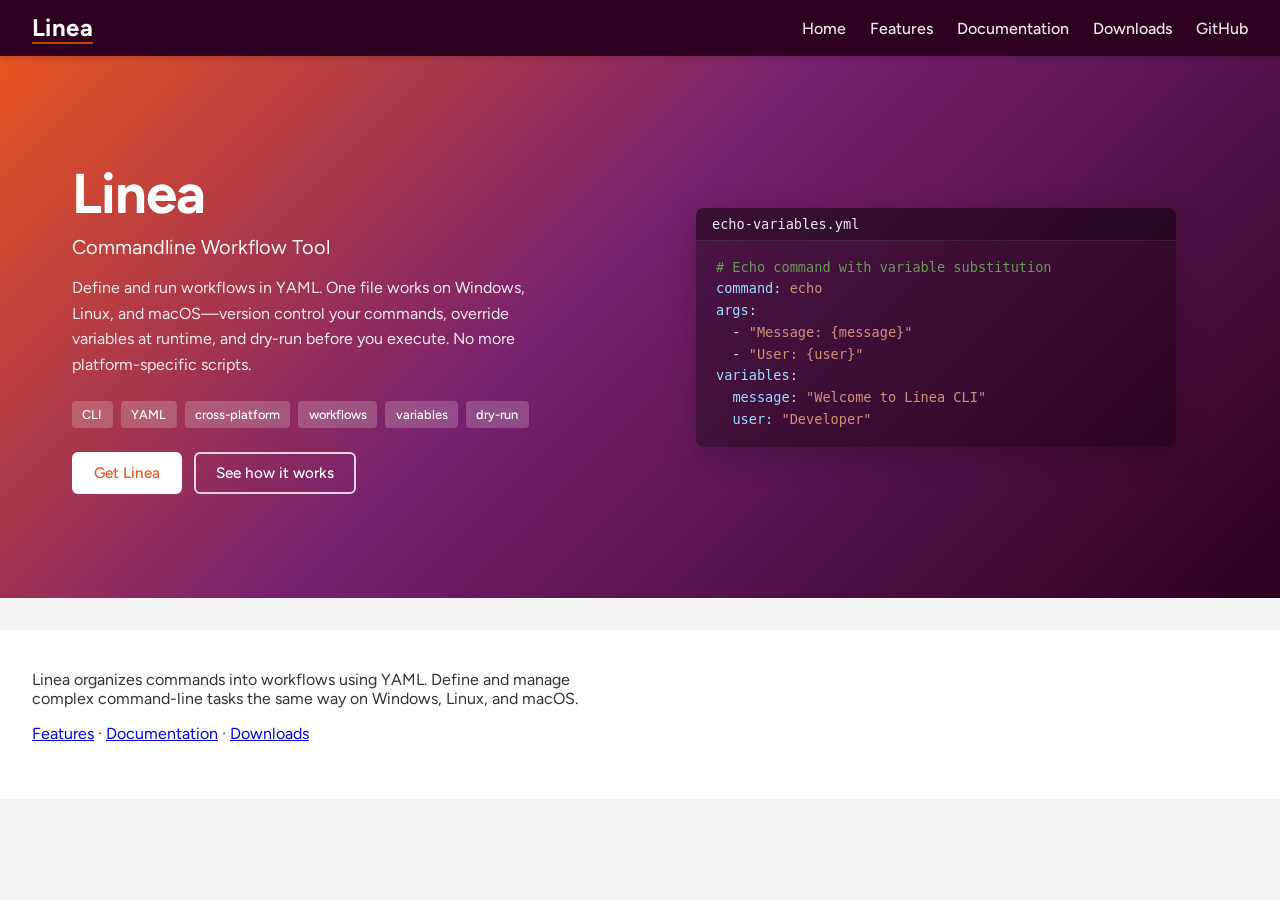
<file: docs/index.html>
<!DOCTYPE html>
<html lang="en">
<head>
  <meta charset="UTF-8" />
  <meta name="viewport" content="width=device-width, initial-scale=1.0" />
  <title>Linea — Commandline Workflow Tool</title>
  <link rel="preconnect" href="https://fonts.googleapis.com" />
  <link rel="preconnect" href="https://fonts.gstatic.com" crossorigin />
  <link href="https://fonts.googleapis.com/css2?family=Figtree:ital,wght@0,300..900;1,300..900&display=swap" rel="stylesheet" />
  <link rel="stylesheet" href="css/site.css" />
</head>
<body>
  <header class="site-header">
    <div class="container-fluid">
      <a href="index.html" class="site-logo">Linea</a>
      <button type="button" class="nav-toggle" id="nav-toggle" aria-label="Open menu" aria-expanded="false" aria-controls="nav-drawer">
        <span class="nav-toggle__bar"></span>
        <span class="nav-toggle__bar"></span>
        <span class="nav-toggle__bar"></span>
      </button>
      <nav>
        <ul class="nav-list">
          <li><a href="index.html">Home</a></li>
          <li><a href="features.html">Features</a></li>
          <li><a href="documentation.html">Documentation</a></li>
          <li><a href="downloads.html">Downloads</a></li>
          <li><a href="https://github.com/marcuwynu23/linea" target="_blank" rel="noopener">GitHub</a></li>
        </ul>
      </nav>
      <div class="nav-backdrop" id="nav-backdrop" aria-hidden="true"></div>
      <div class="nav-drawer" id="nav-drawer" role="dialog" aria-label="Navigation menu" aria-hidden="true">
        <ul class="nav-drawer__links">
          <li><a href="index.html">Home</a></li>
          <li><a href="features.html">Features</a></li>
          <li><a href="documentation.html">Documentation</a></li>
          <li><a href="downloads.html">Downloads</a></li>
          <li><a href="https://github.com/marcuwynu23/linea" target="_blank" rel="noopener">GitHub</a></li>
        </ul>
      </div>
    </div>
  </header>

  <main>
    <section class="hero" id="home">
      <div class="hero-inner">
        <div class="hero-content">
          <h1>Linea</h1>
          <p class="tagline">Commandline Workflow Tool</p>
          <p class="hero-desc">
            Define and run workflows in YAML. One file works on Windows, Linux, and macOS—version control your commands, override variables at runtime, and dry-run before you execute. No more platform-specific scripts.
          </p>
          <div class="hero-tags">
            <span>CLI</span>
            <span>YAML</span>
            <span>cross-platform</span>
            <span>workflows</span>
            <span>variables</span>
            <span>dry-run</span>
          </div>
          <div class="hero-cta">
            <a href="downloads.html" class="btn btn-primary">Get Linea</a>
            <a href="documentation.html" class="btn btn-outline">See how it works</a>
          </div>
        </div>
        <div class="hero-script">
          <div class="hero-script-editor">
            <div class="hero-script-tabbar">
              <div class="hero-script-tab active"><span>echo-variables.yml</span></div>
            </div>
            <pre><code><span class="yaml-comment"># Echo command with variable substitution</span>
<span class="yaml-key">command:</span> <span class="yaml-string">echo</span>
<span class="yaml-key">args:</span>
  - <span class="yaml-string">"Message: {message}"</span>
  - <span class="yaml-string">"User: {user}"</span>
<span class="yaml-key">variables:</span>
  <span class="yaml-key">message:</span> <span class="yaml-string">"Welcome to Linea CLI"</span>
  <span class="yaml-key">user:</span> <span class="yaml-string">"Developer"</span></code></pre>
          </div>
        </div>
      </div>
    </section>

    <section>
      <div class="container-fluid">
        <p style="margin: 0; max-width: 600px;">Linea organizes commands into workflows using YAML. Define and manage complex command-line tasks the same way on Windows, Linux, and macOS.</p>
        <p style="margin-top: 1rem;">
          <a href="features.html">Features</a> ·
          <a href="documentation.html">Documentation</a> ·
          <a href="downloads.html">Downloads</a>
        </p>
      </div>
    </section>
  </main>

  <script src="nav.js"></script>
</body>
</html>
</file>
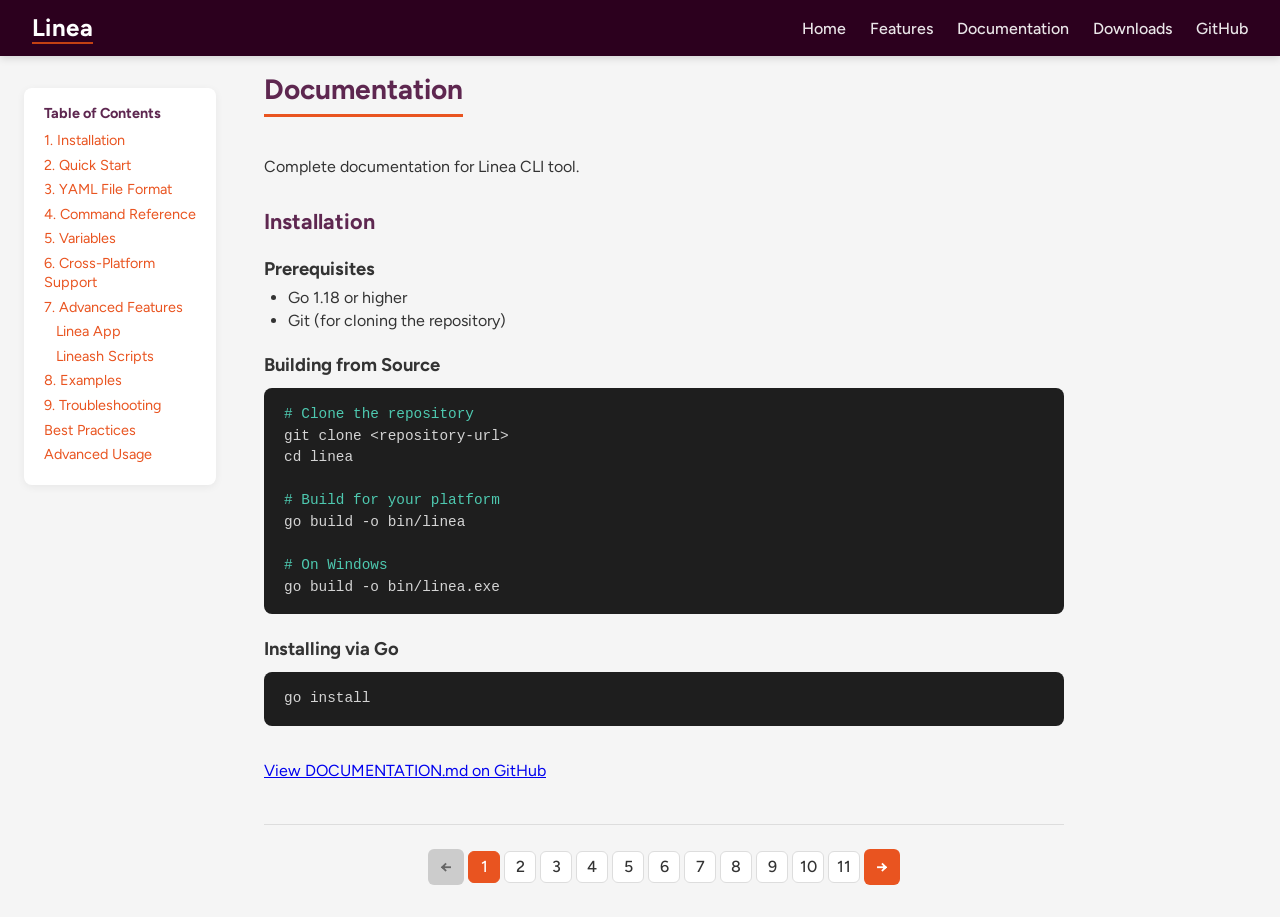
<file: docs/documentation.html>
<!DOCTYPE html>
<html lang="en">
<head>
  <meta charset="UTF-8" />
  <meta name="viewport" content="width=device-width, initial-scale=1.0" />
  <title>Documentation — Linea</title>
  <link rel="preconnect" href="https://fonts.googleapis.com" />
  <link rel="preconnect" href="https://fonts.gstatic.com" crossorigin />
  <link href="https://fonts.googleapis.com/css2?family=Figtree:ital,wght@0,300..900;1,300..900&display=swap" rel="stylesheet" />
  <link rel="stylesheet" href="css/site.css" />
</head>
<body>
  <header class="site-header">
    <div class="container-fluid">
      <a href="index.html" class="site-logo">Linea</a>
      <button type="button" class="nav-toggle" id="nav-toggle" aria-label="Open menu" aria-expanded="false" aria-controls="nav-drawer">
        <span class="nav-toggle__bar"></span>
        <span class="nav-toggle__bar"></span>
        <span class="nav-toggle__bar"></span>
      </button>
      <nav>
        <ul class="nav-list">
          <li><a href="index.html">Home</a></li>
          <li><a href="features.html">Features</a></li>
          <li><a href="documentation.html">Documentation</a></li>
          <li><a href="downloads.html">Downloads</a></li>
          <li><a href="https://github.com/marcuwynu23/linea" target="_blank" rel="noopener">GitHub</a></li>
        </ul>
      </nav>
      <div class="nav-backdrop" id="nav-backdrop" aria-hidden="true"></div>
      <div class="nav-drawer" id="nav-drawer" role="dialog" aria-label="Navigation menu" aria-hidden="true">
        <ul class="nav-drawer__links">
          <li><a href="index.html">Home</a></li>
          <li><a href="features.html">Features</a></li>
          <li><a href="documentation.html">Documentation</a></li>
          <li><a href="downloads.html">Downloads</a></li>
          <li><a href="https://github.com/marcuwynu23/linea" target="_blank" rel="noopener">GitHub</a></li>
        </ul>
      </div>
    </div>
  </header>

  <main class="main-content">
    <div class="doc-layout">
      <aside class="doc-sidebar">
        <nav class="doc-toc" aria-label="Table of contents">
          <strong>Table of Contents</strong>
          <ul>
            <li><a href="#installation">1. Installation</a></li>
            <li><a href="#quick-start">2. Quick Start</a></li>
            <li><a href="#yaml-format">3. YAML File Format</a></li>
            <li><a href="#command-reference">4. Command Reference</a></li>
            <li><a href="#variables">5. Variables</a></li>
            <li><a href="#cross-platform">6. Cross-Platform Support</a></li>
            <li><a href="#advanced">7. Advanced Features</a>
              <ul class="toc-sub">
                <li><a href="#linea-app">Linea App</a></li>
                <li><a href="#lineash">Lineash Scripts</a></li>
              </ul>
            </li>
            <li><a href="#examples">8. Examples</a></li>
            <li><a href="#troubleshooting">9. Troubleshooting</a></li>
            <li><a href="#best-practices">Best Practices</a></li>
            <li><a href="#advanced-usage">Advanced Usage</a></li>
          </ul>
        </nav>
      </aside>
      <div class="doc-body">
        <h1 class="page-title">Documentation</h1>
        <p>Complete documentation for Linea CLI tool.</p>

        <div class="doc-content">
          <div class="doc-page active" data-page="1" id="page-1">
          <h2 id="installation">Installation</h2>
          <h3>Prerequisites</h3>
          <ul>
            <li>Go 1.18 or higher</li>
            <li>Git (for cloning the repository)</li>
          </ul>
          <h3>Building from Source</h3>
          <pre class="code-block"><span class="cmd"># Clone the repository</span>
git clone &lt;repository-url&gt;
cd linea

<span class="cmd"># Build for your platform</span>
go build -o bin/linea

<span class="cmd"># On Windows</span>
go build -o bin/linea.exe</pre>
          <h3>Installing via Go</h3>
          <pre class="code-block">go install</pre>
          </div>
          <div class="doc-page" data-page="2" id="page-2">
          <h2 id="quick-start">Quick Start</h2>
          <p>1. Create a YAML file:</p>
          <pre class="code-block"><span class="arg"># hello.yml</span>
command: echo
args:
  - "Hello, World!"</pre>
          <p>2. Run it:</p>
          <pre class="code-block">linea run hello.yml</pre>
          <p>3. Output:</p>
          <pre class="code-block">Hello, World!</pre>
          </div>
          <div class="doc-page" data-page="3" id="page-3">
          <h2 id="yaml-format">YAML File Format</h2>
          <h3>Basic Structure</h3>
          <pre class="code-block">command: &lt;command-name&gt;
subcommand: &lt;optional-subcommand&gt;
args:
  - &lt;argument1&gt;
  - &lt;argument2&gt;
variables:
  &lt;var1&gt;: &lt;value1&gt;
  &lt;var2&gt;: &lt;value2&gt;</pre>
          <h3>Field Descriptions</h3>
          <h4><code>command</code> (required)</h4>
          <p>The main command to execute. Must be a valid executable or shell built-in.</p>
          <pre class="code-block">command: docker</pre>
          <h4><code>subcommand</code> (optional)</h4>
          <p>A subcommand for the main command.</p>
          <pre class="code-block">command: docker
subcommand: ps</pre>
          <h4><code>args</code> (optional)</h4>
          <p>List of arguments to pass to the command.</p>
          <pre class="code-block">args:
  - -a
  - -l
  - "/path/to/file"</pre>
          <h4><code>variables</code> (optional)</h4>
          <p>Key-value pairs for variable substitution.</p>
          <pre class="code-block">variables:
  name: "John"
  path: "/home/user"</pre>
          </div>
          <div class="doc-page" data-page="4" id="page-4">
          <h2 id="command-reference">Command Reference</h2>
          <h3><code>run</code></h3>
          <p>Execute a command defined in a YAML file.</p>
          <p><strong>Syntax:</strong></p>
          <pre class="code-block">linea run [options] &lt;yaml-file&gt;</pre>
          <p><strong>Options:</strong></p>
          <ul>
            <li><code>-v, --verbose</code>: Show the command before executing</li>
            <li><code>-s/--set &lt;var&gt;=&lt;value&gt;</code>: Provide variable values</li>
          </ul>
          <p><strong>Examples:</strong></p>
          <pre class="code-block"><span class="cmd"># Basic execution</span>
linea run config.yml

<span class="cmd"># With verbose output</span>
linea run -v config.yml

<span class="cmd"># With command-line variables</span>
linea run config.yml -s/--set name="John" -s/--set age=30</pre>

          <h3><code>test</code></h3>
          <p>Perform a dry-run of a command without executing it.</p>
          <p><strong>Syntax:</strong></p>
          <pre class="code-block">linea test [options] &lt;yaml-file&gt;</pre>
          <p><strong>Options:</strong></p>
          <ul>
            <li><code>-s/--set &lt;var&gt;=&lt;value&gt;</code>: Provide variable values for testing</li>
          </ul>
          <p><strong>Examples:</strong></p>
          <pre class="code-block"><span class="cmd"># Dry-run a command</span>
linea test config.yml

<span class="cmd"># Test with variables</span>
linea test config.yml -s/--set variable="test"</pre>
          <p><strong>Output:</strong></p>
          <pre class="code-block">Dry run - would execute:
&lt;full-command&gt;</pre>

          <h3><code>help</code></h3>
          <p>Display information about a command defined in a YAML file.</p>
          <p><strong>Syntax:</strong></p>
          <pre class="code-block">linea help &lt;yaml-file&gt;</pre>
          <p><strong>Example:</strong></p>
          <pre class="code-block">linea help config.yml</pre>
          <p><strong>Output:</strong></p>
          <pre class="code-block">Command: docker
Subcommand: ps
Arguments: [-a]

Full command: docker ps -a</pre>

          <h3><code>init</code></h3>
          <p>Initialize a new workflow YAML file with template and documentation.</p>
          <p><strong>Syntax:</strong></p>
          <pre class="code-block">linea init &lt;file-name&gt;</pre>
          <p><strong>Examples:</strong></p>
          <pre class="code-block"><span class="cmd"># Create a new workflow file</span>
linea init workflow.yml

<span class="cmd"># Create in a specific directory</span>
linea init examples/my-workflow.yml

<span class="cmd"># Create with custom name</span>
linea init deploy-commands.yml</pre>
          <p><strong>What it creates:</strong></p>
          <ul>
            <li>Template YAML structure</li>
            <li>Documentation comments explaining each field</li>
            <li>Example usage instructions</li>
            <li>Variable examples</li>
            <li>Multiple commands example (commented)</li>
          </ul>
          <p><strong>Note:</strong> The command will fail if the file already exists to prevent overwriting.</p>
          </div>
          <div class="doc-page" data-page="5" id="page-5">
          <h2 id="variables">Variables</h2>
          <h3>Variable Syntax</h3>
          <p>Linea supports two variable syntaxes:</p>
          <ol>
            <li><strong>Curly Brace Syntax:</strong> <code>{variable}</code></li>
            <li><strong>Dollar Sign Syntax:</strong> <code>$variable</code></li>
          </ol>
          <h3>Variable Sources</h3>
          <p>Variables can be defined in two ways:</p>
          <ol>
            <li><strong>In YAML file:</strong></li>
          </ol>
          <pre class="code-block">variables:
  name: "John"</pre>
          <ol start="2">
            <li><strong>Via command-line:</strong></li>
          </ol>
          <pre class="code-block">linea run config.yml -s/--set name="John"</pre>
          <p><strong>Priority:</strong> Command-line variables override YAML variables.</p>
          <h3>Variable Substitution</h3>
          <p>Variables are substituted in:</p>
          <ul>
            <li>Command arguments</li>
            <li>Variable values (nested substitution)</li>
          </ul>
          <p><strong>Example:</strong></p>
          <pre class="code-block">command: echo
args:
  - "{greeting}, {name}!"
variables:
  greeting: "Hello"
  name: "World"</pre>
          <p>Result: <code>echo Hello, World!</code></p>
          <p><strong>Advanced Example with Override Behavior:</strong></p>
          <pre class="code-block">command: echo
args:
  - "Protected: {name}, Overridable: $name"
variables:
  name: "default-value"</pre>
          <pre class="code-block"><span class="cmd"># {name} always uses "default-value", $name can be overridden</span>
linea run config.yml -s/--set name="custom-value"
<span class="cmd"># Output: Protected: default-value, Overridable: custom-value</span></pre>
          <h3>Variable Validation</h3>
          <p>Linea validates that all referenced variables are defined:</p>
          <pre class="code-block">$ linea run config.yml
Error: undefined variables: name (use -s/--set to provide values)</pre>
          </div>
          <div class="doc-page" data-page="6" id="page-6">
          <h2 id="cross-platform">Cross-Platform Support</h2>
          <h3>Path Normalization</h3>
          <p>Linea automatically normalizes paths based on the operating system:</p>
          <ul>
            <li><strong>Windows:</strong> Converts <code>/</code> to <code>\</code></li>
            <li><strong>Unix/Linux/macOS:</strong> Converts <code>\</code> to <code>/</code></li>
          </ul>
          <p><strong>Example:</strong></p>
          <pre class="code-block">args:
  - "C:/Users/File.txt"  <span class="cmd"># Becomes C:\Users\File.txt on Windows</span></pre>
          <h3>Flag Preservation</h3>
          <p>Flags are not normalized:</p>
          <ul>
            <li><code>/?</code> (Windows help) remains <code>/?</code></li>
            <li><code>-v</code> remains <code>-v</code></li>
            <li><code>--help</code> remains <code>--help</code></li>
          </ul>
          <h3>Windows Shell Built-ins</h3>
          <p>On Windows, shell built-ins (like <code>echo</code>, <code>dir</code>) are automatically executed through <code>cmd.exe</code> when not found in PATH.</p>
          </div>
          <div class="doc-page" data-page="7" id="page-7">
          <h2 id="advanced">Advanced Features</h2>
          <h3 id="linea-app">Linea App</h3>
          <p>Create structured application directories with workflows and scripts:</p>
          <pre class="code-block">linea app create my-app</pre>
          <p>This creates a directory structure:</p>
          <pre class="code-block">my-app/
├─ .linea/workflows/    <span class="cmd"># Workflow YAML files (executable as commands)</span>
├─ scripts/             <span class="cmd"># Lineash scripts (.lnsh files)</span>
└─ README.md</pre>
          <p><strong>Usage:</strong></p>
          <pre class="code-block"><span class="cmd"># Create a new Linea App</span>
linea app create my-app

<span class="cmd"># Navigate to the app</span>
cd my-app

<span class="cmd"># Run workflows directly</span>
linea run .linea/workflows/create-vm.yml -s/--set name="my-vm"

<span class="cmd"># Or use lineash scripts</span>
lineash scripts/deploy.lnsh</pre>
          <p><strong>Benefits:</strong></p>
          <ul>
            <li>Organize workflows in a structured directory</li>
            <li>Execute workflows as commands from scripts</li>
            <li>Share app configurations with teams</li>
            <li>Version control entire app structures</li>
          </ul>

          <h3 id="lineash">Lineash Scripts</h3>
          <p>Execute bash-like scripts that can run Linea workflows as first-class commands:</p>
          <pre class="code-block">lineash scripts/deploy.lnsh [args...]</pre>
          <p><strong>Features:</strong></p>
          <ul>
            <li><strong>Friendly Syntax:</strong> Simplified conditionals and loops with <code>end</code> keyword</li>
            <li><strong>Variables:</strong> <code>VAR="value"</code> and <code>$VAR</code> substitution</li>
            <li><strong>Positional Parameters:</strong> <code>$1</code>, <code>$2</code>, etc. from command-line arguments</li>
            <li><strong>Arithmetic Expressions:</strong> <code>$((expression))</code> for calculations</li>
            <li><strong>Conditionals:</strong> <code>if condition ... else ... end</code> (also supports <code>if/then/else/fi</code>)</li>
            <li><strong>Loops:</strong> <code>for VAR in list ... end</code> and <code>while condition ... end</code></li>
            <li><strong>Comparison Operators:</strong> <code>==</code>, <code>!=</code>, <code>&lt;</code>, <code>&gt;</code>, <code>&lt;=</code>, <code>&gt;=</code></li>
            <li><strong>Workflow Commands:</strong> Workflows in <code>.linea/workflows/</code> become executable commands</li>
            <li><strong>System Commands:</strong> Unknown commands forwarded to system shell</li>
            <li><strong>No Shebang Required:</strong> Scripts can run without <code>#!/bin/lineash</code></li>
          </ul>
          <p><strong>Friendly Syntax Example:</strong></p>
          <pre class="code-block"><span class="cmd"># No shebang required!</span>
VM_NAME="my-vm"
VM_OS="alpine"

echo "Starting deployment..."

<span class="cmd"># Friendly conditional syntax</span>
if $VM_OS == "alpine"
    echo "Using Alpine Linux"
    create-vm -s name=$VM_NAME
else
    echo "Using different OS"
end

<span class="cmd"># Friendly for loop</span>
for env in dev staging prod
    echo "Deploying to $env..."
    deploy -s environment=$env
end

<span class="cmd"># While loop with arithmetic</span>
counter=1
while $counter <= 3
    echo "Iteration $counter"
    counter=$((counter + 1))
end

echo "Deployment complete!"</pre>
          <p><strong>How It Works:</strong></p>
          <ol>
            <li>Lineash scans <code>.linea/workflows/</code> for available workflows</li>
            <li>Workflows become executable commands in scripts</li>
            <li>Unknown commands are forwarded to the system shell</li>
            <li>Variables, conditionals, and loops work with friendly syntax</li>
            <li>Positional parameters (<code>$1</code>, <code>$2</code>, etc.) are available from command-line arguments</li>
            <li>Arithmetic expressions are evaluated before variable substitution</li>
          </ol>
          </div>
          <div class="doc-page" data-page="8" id="page-8">
          <h2 id="examples">Examples</h2>
          <h3>Simple Command</h3>
          <pre class="code-block"><span class="arg"># simple.yml</span>
command: echo
args:
  - "Hello, Linea!"</pre>
          <pre class="code-block">linea run simple.yml</pre>
          <h3>Command with Subcommand</h3>
          <pre class="code-block"><span class="arg"># docker-ps.yml</span>
command: docker
subcommand: ps
args:
  - -a</pre>
          <pre class="code-block">linea run docker-ps.yml</pre>
          <h3>Using Variables</h3>
          <p>With <code>{variable}</code> syntax (protected, not overridable):</p>
          <pre class="code-block"><span class="arg"># greet.yml</span>
command: echo
args:
  - "Hello, {name}!"
variables:
  name: "World"</pre>
          <pre class="code-block">linea run greet.yml
<span class="cmd"># Output: Hello, World!</span>

<span class="cmd"># {name} cannot be overridden - always uses "World"</span>
linea run greet.yml -s/--set name="John"
<span class="cmd"># Output: Hello, World!</span></pre>
          <p>With <code>$variable</code> syntax (overridable):</p>
          <pre class="code-block"><span class="arg"># greet.yml</span>
command: echo
args:
  - "Hello, $name!"
variables:
  name: "World"</pre>
          <pre class="code-block">linea run greet.yml
<span class="cmd"># Output: Hello, World!</span>

<span class="cmd"># $name can be overridden</span>
linea run greet.yml -s/--set name="John"
<span class="cmd"># Output: Hello, John!</span></pre>
          <h3>Complex Example</h3>
          <pre class="code-block"><span class="arg"># build.yml</span>
command: docker
subcommand: build
args:
  - -t
  - "{image_name}:{tag}"
  - -f
  - "{dockerfile}"
  - "{context}"
variables:
  image_name: "myapp"
  tag: "latest"
  dockerfile: "./Dockerfile"
  context: "."</pre>
          <pre class="code-block">linea run build.yml -s/--set tag="v1.0.0"</pre>
          </div>
          <div class="doc-page" data-page="9" id="page-9">
          <h2 id="troubleshooting">Troubleshooting</h2>
          <h3>Common Issues</h3>
          <h4>"executable file not found in %PATH%"</h4>
          <p><strong>Problem:</strong> Command not found on Windows.</p>
          <p><strong>Solution:</strong> Linea automatically handles Windows shell built-ins. For other commands, ensure they're in your PATH or use full paths.</p>
          <h4>"undefined variables: variable"</h4>
          <p><strong>Problem:</strong> Variable referenced but not defined.</p>
          <p><strong>Solution:</strong></p>
          <ul>
            <li>Define the variable in the YAML <code>variables</code> section, or</li>
            <li>Provide it via <code>-s/--set</code> flag: <code>-s/--set variable="value"</code></li>
          </ul>
          <h4>"failed to parse YAML file"</h4>
          <p><strong>Problem:</strong> Invalid YAML syntax.</p>
          <p><strong>Solution:</strong></p>
          <ul>
            <li>Check YAML syntax (indentation, quotes, etc.)</li>
            <li>Validate YAML with an online validator</li>
            <li>Ensure <code>command</code> field is present</li>
          </ul>
          <h4>Path Issues on Windows</h4>
          <p><strong>Problem:</strong> Paths not working correctly.</p>
          <p><strong>Solution:</strong> Linea automatically normalizes paths. Use forward slashes in YAML; they'll be converted on Windows.</p>
          <h3>Getting Help</h3>
          <ul>
            <li>Check the <a href="https://github.com/marcuwynu23/linea/blob/main/README.md">README.md</a> for quick reference</li>
            <li>Review <a href="https://github.com/marcuwynu23/linea/blob/main/FEATURES.md">FEATURES.md</a> for feature details</li>
            <li>See <a href="https://github.com/marcuwynu23/linea/tree/main/examples">examples/</a> directory for example YAML files</li>
            <li>Open an issue on <a href="https://github.com/marcuwynu23/linea/issues">GitHub</a> for bugs or feature requests</li>
          </ul>
          </div>
          <div class="doc-page" data-page="10" id="page-10">
          <h2 id="best-practices">Best Practices</h2>
          <ol>
            <li><strong>Use descriptive variable names:</strong> <code>image_name</code> instead of <code>img</code></li>
            <li><strong>Document complex commands:</strong> Add comments in YAML files</li>
            <li><strong>Version control YAML files:</strong> Track command configurations</li>
            <li><strong>Test before running:</strong> Use <code>linea test</code> to verify commands</li>
            <li><strong>Use variables for paths:</strong> Makes commands portable across systems</li>
            <li><strong>Validate early:</strong> Check for undefined variables before execution</li>
          </ol>
          </div>
          <div class="doc-page" data-page="11" id="page-11">
          <h2 id="advanced-usage">Advanced Usage</h2>
          <p>For detailed information about Linea App and Lineash scripts, see the <a href="#advanced">Advanced Features</a> section above.</p>
          <h3>Nested Variables</h3>
          <p>Variables can reference other variables:</p>
          <pre class="code-block">variables:
  base_path: "/home/user"
  config_path: "{base_path}/config"</pre>
          <h3>Multiple Variable Sources</h3>
          <p>Combine YAML and command-line variables:</p>
          <pre class="code-block"><span class="arg"># config.yml</span>
variables:
  env: "development"</pre>
          <pre class="code-block">linea run config.yml -s/--set env="production"</pre>
          <p>The command-line value (<code>production</code>) overrides the YAML value (<code>development</code>).</p>
          </div>

          <p style="margin-top: 2rem;">
            <a href="https://github.com/marcuwynu23/linea/blob/main/DOCUMENTATION.md" target="_blank" rel="noopener">View DOCUMENTATION.md on GitHub</a>
          </p>

        <nav class="doc-pagination" aria-label="Documentation pagination">
          <a href="#" id="doc-prev" class="doc-page-btn doc-page-prev">←</a>
          <div class="doc-page-numbers" id="doc-page-numbers"></div>
          <a href="#" id="doc-next" class="doc-page-btn doc-page-next">→</a>
        </nav>
        </div>
      </div>
    </div>
  </main>
  <script>
    (function() {
      var sectionIds = ['installation', 'quick-start', 'yaml-format', 'command-reference', 'variables', 'cross-platform', 'advanced', 'examples', 'troubleshooting', 'best-practices', 'advanced-usage'];
      var total = sectionIds.length;
      var container = document.getElementById('doc-page-numbers');
      var prevBtn = document.getElementById('doc-prev');
      var nextBtn = document.getElementById('doc-next');
      var pages = document.querySelectorAll('.doc-page');

      for (var i = 0; i < total; i++) {
        var a = document.createElement('a');
        a.href = '#' + sectionIds[i];
        a.className = 'doc-page-num';
        a.setAttribute('data-index', i);
        a.textContent = i + 1;
        container.appendChild(a);
      }
      var pageLinks = container.querySelectorAll('.doc-page-num');

      function showPage(index) {
        index = Math.max(0, Math.min(index, total - 1));
        pages.forEach(function(p) { p.classList.remove('active'); });
        var pageEl = document.getElementById('page-' + (index + 1));
        if (pageEl) pageEl.classList.add('active');
        pageLinks.forEach(function(link, i) { link.classList.toggle('active', i === index); });
        prevBtn.href = index > 0 ? '#' + sectionIds[index - 1] : '#';
        prevBtn.classList.toggle('disabled', index === 0);
        nextBtn.href = index < total - 1 ? '#' + sectionIds[index + 1] : '#';
        nextBtn.classList.toggle('disabled', index === total - 1);
        location.hash = sectionIds[index];
      }

      function hashToIndex() {
        var hash = (location.hash || '').replace(/^#/, '');
        for (var i = 0; i < sectionIds.length; i++) {
          if (sectionIds[i] === hash) return i;
        }
        return 0;
      }

      container.addEventListener('click', function(e) {
        var a = e.target.closest('.doc-page-num');
        if (!a || a.classList.contains('active')) return;
        e.preventDefault();
        showPage(parseInt(a.getAttribute('data-index'), 10));
      });
      prevBtn.addEventListener('click', function(e) {
        if (prevBtn.classList.contains('disabled')) { e.preventDefault(); return; }
        e.preventDefault();
        showPage(hashToIndex() - 1);
      });
      nextBtn.addEventListener('click', function(e) {
        if (nextBtn.classList.contains('disabled')) { e.preventDefault(); return; }
        e.preventDefault();
        showPage(hashToIndex() + 1);
      });
      window.addEventListener('hashchange', function() { showPage(hashToIndex()); });
      window.addEventListener('load', function() { showPage(hashToIndex()); });
    })();
  </script>

  <script src="nav.js"></script>
</body>
</html>
</file>
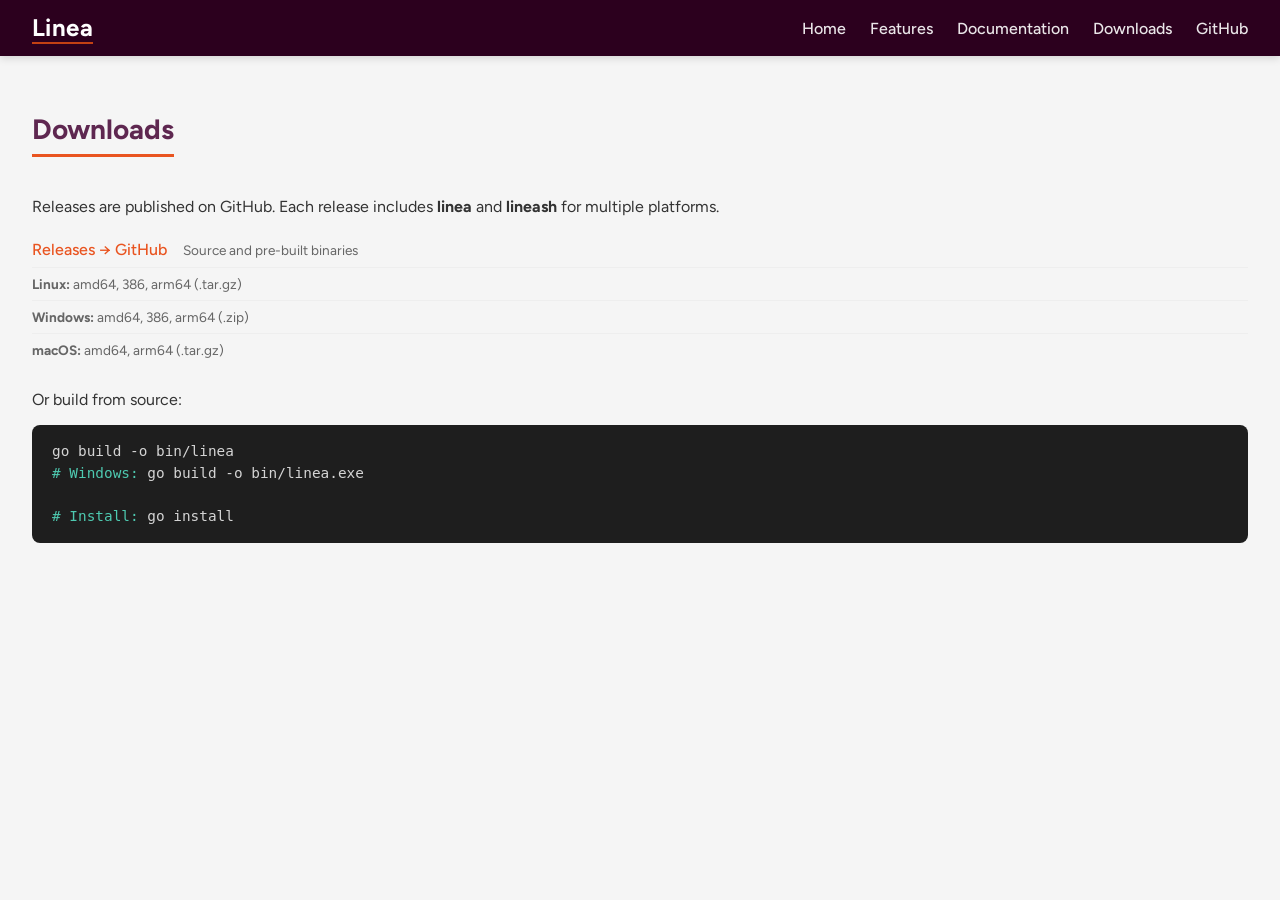
<file: docs/downloads.html>
<!DOCTYPE html>
<html lang="en">
<head>
  <meta charset="UTF-8" />
  <meta name="viewport" content="width=device-width, initial-scale=1.0" />
  <title>Downloads — Linea</title>
  <link rel="preconnect" href="https://fonts.googleapis.com" />
  <link rel="preconnect" href="https://fonts.gstatic.com" crossorigin />
  <link href="https://fonts.googleapis.com/css2?family=Figtree:ital,wght@0,300..900;1,300..900&display=swap" rel="stylesheet" />
  <link rel="stylesheet" href="css/site.css" />
</head>
<body>
  <header class="site-header">
    <div class="container-fluid">
      <a href="index.html" class="site-logo">Linea</a>
      <button type="button" class="nav-toggle" id="nav-toggle" aria-label="Open menu" aria-expanded="false" aria-controls="nav-drawer">
        <span class="nav-toggle__bar"></span>
        <span class="nav-toggle__bar"></span>
        <span class="nav-toggle__bar"></span>
      </button>
      <nav>
        <ul class="nav-list">
          <li><a href="index.html">Home</a></li>
          <li><a href="features.html">Features</a></li>
          <li><a href="documentation.html">Documentation</a></li>
          <li><a href="downloads.html">Downloads</a></li>
          <li><a href="https://github.com/marcuwynu23/linea" target="_blank" rel="noopener">GitHub</a></li>
        </ul>
      </nav>
      <div class="nav-backdrop" id="nav-backdrop" aria-hidden="true"></div>
      <div class="nav-drawer" id="nav-drawer" role="dialog" aria-label="Navigation menu" aria-hidden="true">
        <ul class="nav-drawer__links">
          <li><a href="index.html">Home</a></li>
          <li><a href="features.html">Features</a></li>
          <li><a href="documentation.html">Documentation</a></li>
          <li><a href="downloads.html">Downloads</a></li>
          <li><a href="https://github.com/marcuwynu23/linea" target="_blank" rel="noopener">GitHub</a></li>
        </ul>
      </div>
    </div>
  </header>

  <main class="main-content">
    <section>
      <div class="container-fluid">
        <h1 class="page-title">Downloads</h1>
        <p>Releases are published on GitHub. Each release includes <strong>linea</strong> and <strong>lineash</strong> for multiple platforms.</p>
        <ul class="downloads-list">
          <li>
            <a href="https://github.com/marcuwynu23/linea/releases" target="_blank" rel="noopener">Releases → GitHub</a>
            <span class="meta">Source and pre-built binaries</span>
          </li>
          <li>
            <span class="meta"><strong>Linux:</strong> amd64, 386, arm64 (.tar.gz)</span>
          </li>
          <li>
            <span class="meta"><strong>Windows:</strong> amd64, 386, arm64 (.zip)</span>
          </li>
          <li>
            <span class="meta"><strong>macOS:</strong> amd64, arm64 (.tar.gz)</span>
          </li>
        </ul>
        <p style="margin-top: 1.5rem;">Or build from source:</p>
        <pre class="code-block">go build -o bin/linea
<span class="cmd"># Windows:</span> go build -o bin/linea.exe

<span class="cmd"># Install:</span> go install</pre>
      </div>
    </section>
  </main>

  <script src="nav.js"></script>
</body>
</html>
</file>
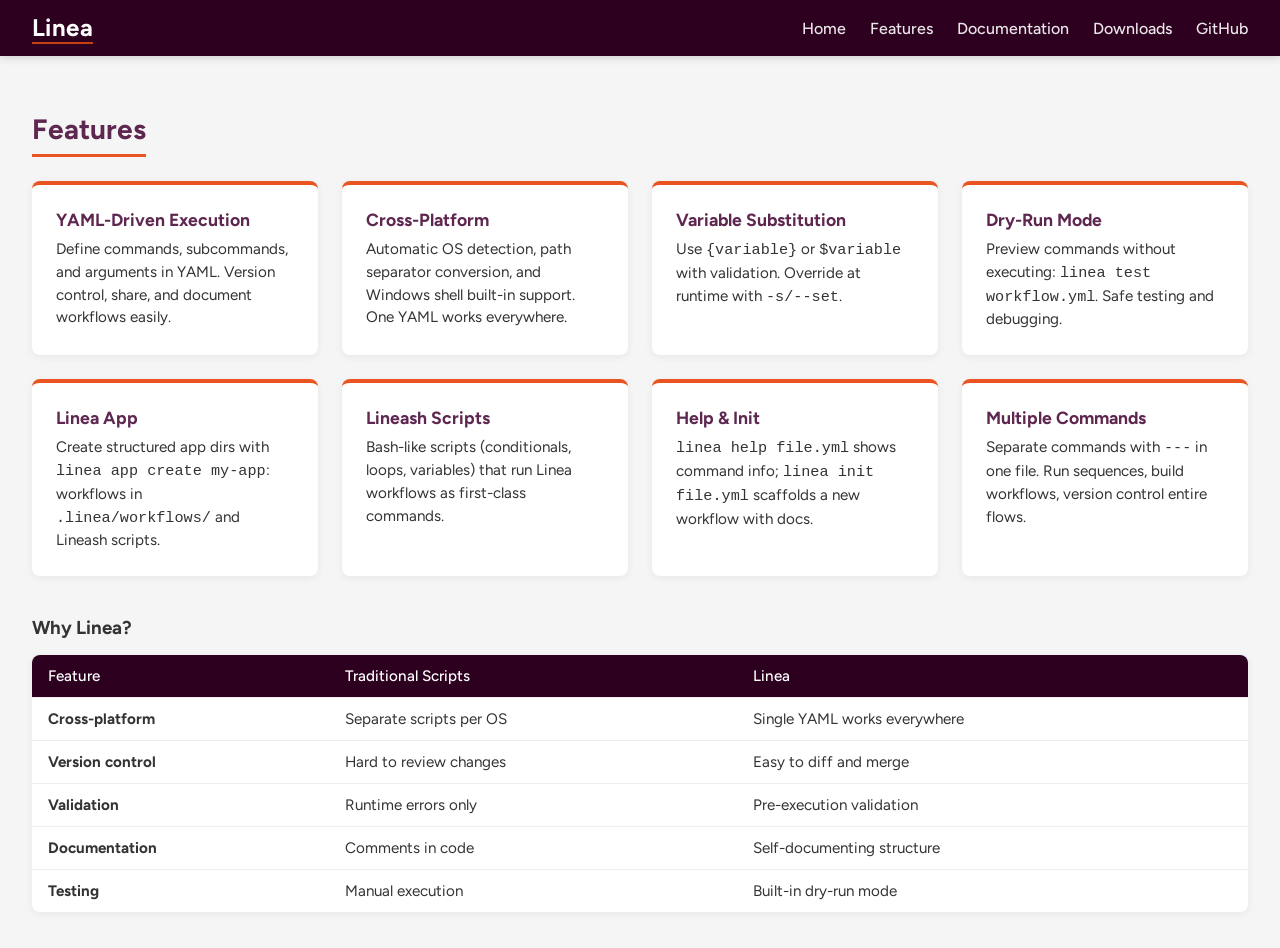
<file: docs/features.html>
<!DOCTYPE html>
<html lang="en">
<head>
  <meta charset="UTF-8" />
  <meta name="viewport" content="width=device-width, initial-scale=1.0" />
  <title>Features — Linea</title>
  <link rel="preconnect" href="https://fonts.googleapis.com" />
  <link rel="preconnect" href="https://fonts.gstatic.com" crossorigin />
  <link href="https://fonts.googleapis.com/css2?family=Figtree:ital,wght@0,300..900;1,300..900&display=swap" rel="stylesheet" />
  <link rel="stylesheet" href="css/site.css" />
</head>
<body>
  <header class="site-header">
    <div class="container-fluid">
      <a href="index.html" class="site-logo">Linea</a>
      <button type="button" class="nav-toggle" id="nav-toggle" aria-label="Open menu" aria-expanded="false" aria-controls="nav-drawer">
        <span class="nav-toggle__bar"></span>
        <span class="nav-toggle__bar"></span>
        <span class="nav-toggle__bar"></span>
      </button>
      <nav>
        <ul class="nav-list">
          <li><a href="index.html">Home</a></li>
          <li><a href="features.html">Features</a></li>
          <li><a href="documentation.html">Documentation</a></li>
          <li><a href="downloads.html">Downloads</a></li>
          <li><a href="https://github.com/marcuwynu23/linea" target="_blank" rel="noopener">GitHub</a></li>
        </ul>
      </nav>
      <div class="nav-backdrop" id="nav-backdrop" aria-hidden="true"></div>
      <div class="nav-drawer" id="nav-drawer" role="dialog" aria-label="Navigation menu" aria-hidden="true">
        <ul class="nav-drawer__links">
          <li><a href="index.html">Home</a></li>
          <li><a href="features.html">Features</a></li>
          <li><a href="documentation.html">Documentation</a></li>
          <li><a href="downloads.html">Downloads</a></li>
          <li><a href="https://github.com/marcuwynu23/linea" target="_blank" rel="noopener">GitHub</a></li>
        </ul>
      </div>
    </div>
  </header>

  <main class="main-content">
    <section>
      <div class="container-fluid">
        <h1 class="page-title">Features</h1>
        <div class="features-grid">
          <div class="feature-card">
            <h3>YAML-Driven Execution</h3>
            <p>Define commands, subcommands, and arguments in YAML. Version control, share, and document workflows easily.</p>
          </div>
          <div class="feature-card">
            <h3>Cross-Platform</h3>
            <p>Automatic OS detection, path separator conversion, and Windows shell built-in support. One YAML works everywhere.</p>
          </div>
          <div class="feature-card">
            <h3>Variable Substitution</h3>
            <p>Use <code>{variable}</code> or <code>$variable</code> with validation. Override at runtime with <code>-s/--set</code>.</p>
          </div>
          <div class="feature-card">
            <h3>Dry-Run Mode</h3>
            <p>Preview commands without executing: <code>linea test workflow.yml</code>. Safe testing and debugging.</p>
          </div>
          <div class="feature-card">
            <h3>Linea App</h3>
            <p>Create structured app dirs with <code>linea app create my-app</code>: workflows in <code>.linea/workflows/</code> and Lineash scripts.</p>
          </div>
          <div class="feature-card">
            <h3>Lineash Scripts</h3>
            <p>Bash-like scripts (conditionals, loops, variables) that run Linea workflows as first-class commands.</p>
          </div>
          <div class="feature-card">
            <h3>Help & Init</h3>
            <p><code>linea help file.yml</code> shows command info; <code>linea init file.yml</code> scaffolds a new workflow with docs.</p>
          </div>
          <div class="feature-card">
            <h3>Multiple Commands</h3>
            <p>Separate commands with <code>---</code> in one file. Run sequences, build workflows, version control entire flows.</p>
          </div>
        </div>

        <h3 style="margin-top: 2.5rem; margin-bottom: 1rem; font-weight: 700;">Why Linea?</h3>
        <table class="comparison-table">
          <thead>
            <tr>
              <th>Feature</th>
              <th>Traditional Scripts</th>
              <th>Linea</th>
            </tr>
          </thead>
          <tbody>
            <tr><td><strong>Cross-platform</strong></td><td>Separate scripts per OS</td><td>Single YAML works everywhere</td></tr>
            <tr><td><strong>Version control</strong></td><td>Hard to review changes</td><td>Easy to diff and merge</td></tr>
            <tr><td><strong>Validation</strong></td><td>Runtime errors only</td><td>Pre-execution validation</td></tr>
            <tr><td><strong>Documentation</strong></td><td>Comments in code</td><td>Self-documenting structure</td></tr>
            <tr><td><strong>Testing</strong></td><td>Manual execution</td><td>Built-in dry-run mode</td></tr>
          </tbody>
        </table>
      </div>
    </section>
  </main>

  <script src="nav.js"></script>
</body>
</html>
</file>
<file: docs/css/site.css>
:root {
  --header-bg: #2c001e;
  --header-text: #ffffff;
  --hero-bg-start: #e95420;
  --hero-bg-mid: #77216f;
  --hero-bg-end: #2c001e;
  --hero-text: #ffffff;
  --body-bg: #f5f5f5;
  --card-bg: #ffffff;
  --text: #333333;
  --muted: #5e2750;
  --accent: #e95420;
  --link: #e95420;
  --link-hover: #c34113;
}

* {
  box-sizing: border-box;
}

html {
  scroll-behavior: smooth;
}

body {
  margin: 0;
  font-family: 'Figtree', sans-serif;
  font-weight: 400;
  color: var(--text);
  background: var(--body-bg);
  
}

.container-fluid {
  width: 100%;
  max-width: 100%;
  padding-left: 1.5rem;
  padding-right: 1.5rem;
  margin-left: auto;
  margin-right: auto;
}

@media (min-width: 992px) {
  .container-fluid {
    padding-left: 2rem;
    padding-right: 2rem;
  }
}

.site-header {
  position: sticky;
  top: 0;
  z-index: 100;
  background: var(--header-bg);
  color: var(--header-text);
  box-shadow: 0 2px 8px rgba(0, 0, 0, 0.15);
}

.site-header .container-fluid {
  display: flex;
  align-items: center;
  justify-content: space-between;
  flex-wrap: wrap;
  gap: 1rem;
  min-height: 56px;
}

.site-logo {
  font-size: 1.5rem;
  font-weight: 700;
  color: var(--header-text);
  text-decoration: none;
  letter-spacing: 0.02em;
  border-bottom: 2px solid #c34113;
}

.site-logo:hover {
  color: #fff;
  border-bottom-color: #c34113;
}

.nav-list {
  list-style: none;
  margin: 0;
  padding: 0;
  display: flex;
  flex-wrap: wrap;
  gap: 0.25rem 1.5rem;
}

.nav-list a {
  color: rgba(255, 255, 255, 0.9);
  text-decoration: none;
  font-weight: 500;
  padding: 0.5rem 0;
  transition: color 0.2s;
}

.nav-list a:hover {
  color: var(--accent);
}

/* Mobile menu: hidden on desktop */
.nav-toggle {
  display: none;
  flex-direction: column;
  justify-content: center;
  gap: 5px;
  width: 44px;
  height: 44px;
  padding: 0;
  border: none;
  background: transparent;
  color: var(--header-text);
  cursor: pointer;
  border-radius: 8px;
  transition: background 0.2s;
  -webkit-tap-highlight-color: transparent;
}

.nav-toggle:hover {
  background: rgba(255, 255, 255, 0.1);
}

.nav-toggle__bar {
  display: block;
  width: 22px;
  height: 2.5px;
  background: currentColor;
  border-radius: 2px;
  transition: transform 0.25s, opacity 0.25s;
}

body.nav-open .nav-toggle__bar:nth-child(1) {
  transform: translateY(7.5px) rotate(45deg);
}

body.nav-open .nav-toggle__bar:nth-child(2) {
  opacity: 0;
}

body.nav-open .nav-toggle__bar:nth-child(3) {
  transform: translateY(-7.5px) rotate(-45deg);
}

.nav-backdrop,
.nav-drawer {
  display: none;
}

.hero {
  background: linear-gradient(135deg, var(--hero-bg-start) 0%, var(--hero-bg-mid) 45%, var(--hero-bg-end) 100%);
  color: var(--hero-text);
  margin-bottom: 2rem;
  display: flex;
  align-items: center;
}

.hero-inner {
  width: 100%;
  max-width: 1200px;
  margin: 0 auto;
  padding: 0 2rem;
  display: flex;
  align-items: center;
  gap: 3rem;
}

.hero-content {
  flex: 1;
  min-width: 280px;
  padding: 4rem 0;
  display: flex;
  flex-direction: column;
  justify-content: center;
}

.hero-script {
  flex: 1;
  min-width: 280px;
  display: flex;
  align-items: center;
  justify-content: center;
}

.hero h1 {
  font-size: clamp(2.25rem, 5vw, 3.5rem);
  font-weight: 700;
  margin: 0 0 0.5rem;
  letter-spacing: -0.02em;
}

.hero .tagline {
  font-size: 1.25rem;
  opacity: 0.95;
  margin: 0 0 1rem;
  font-weight: 400;
}

.hero-desc {
  font-size: 1rem;
  opacity: 0.9;
  max-width: 480px;
  margin: 0 0 1.5rem;
  line-height: 1.6;
}

.hero-tags {
  display: flex;
  flex-wrap: wrap;
  gap: 0.5rem;
  margin-bottom: 1.5rem;
}

.hero-tags span {
  font-size: 0.8rem;
  padding: 0.35rem 0.65rem;
  background: rgba(255, 255, 255, 0.2);
  border-radius: 4px;
  font-weight: 500;
}

.hero-cta {
  display: flex;
  flex-wrap: wrap;
  gap: 0.75rem;
}

.btn {
  display: inline-block;
  padding: 0.65rem 1.25rem;
  font-family: inherit;
  font-size: 0.95rem;
  font-weight: 500;
  text-decoration: none;
  border-radius: 6px;
  transition: background 0.2s, color 0.2s, border-color 0.2s;
}

.btn-primary {
  background: #fff;
  color: var(--hero-bg-start);
  border: 2px solid #fff;
}

.btn-primary:hover {
  background: rgba(255, 255, 255, 0.9);
  color: var(--hero-bg-start);
}

.btn-outline {
  background: transparent;
  color: #fff;
  border: 2px solid rgba(255, 255, 255, 0.8);
}

.btn-outline:hover {
  background: rgba(255, 255, 255, 0.15);
  border-color: #fff;
}

.hero-script-editor {
  width: 100%;
  max-width: 480px;
  background: rgba(0, 0, 0, 0.35);
  border-radius: 8px;
  overflow: hidden;
  box-shadow: 0 8px 32px rgba(0, 0, 0, 0.2);
}

.hero-script-tabbar {
  padding: 0.5rem 1rem;
  background: rgba(0, 0, 0, 0.25);
  border-bottom: 1px solid rgba(255, 255, 255, 0.1);
}

.hero-script-tab {
  font-size: 0.85rem;
  font-family: 'Ubuntu Mono', Consolas, monospace;
  color: rgba(255, 255, 255, 0.9);
}

.hero-script-tab.active span {
  font-weight: 500;
}

.hero-script-editor pre {
  margin: 0;
  padding: 1rem 1.25rem;
  overflow-x: auto;
  font-family: 'Ubuntu Mono', Consolas, monospace;
  font-size: 0.85rem;
  line-height: 1.6;
}

.hero-script-editor code {
  color: #e6e6e6;
}

.hero-script-editor .yaml-comment {
  color: #6a9955;
}

.hero-script-editor .yaml-key {
  color: #9cdcfe;
}

.hero-script-editor .yaml-string {
  color: #ce9178;
}

.hero-badges {
  display: flex;
  flex-wrap: wrap;
  gap: 0.5rem;
  margin-top: 1.5rem;
}

.hero-badges img {
  height: 22px;
  display: block;
}

.page-title {
  font-size: 1.75rem;
  font-weight: 700;
  color: var(--muted);
  margin: 0 0 1.5rem;
  padding-bottom: 0.5rem;
  border-bottom: 3px solid var(--accent);
  display: inline-block;
}

section {
  padding: 2.5rem 0;
}

section:nth-child(even) {
  background: var(--card-bg);
}

.section-title {
  font-size: 1.75rem;
  font-weight: 700;
  color: var(--muted);
  margin: 0 0 1.5rem;
  padding-bottom: 0.5rem;
  border-bottom: 3px solid var(--accent);
  display: inline-block;
}

.features-grid {
  display: grid;
  grid-template-columns: repeat(auto-fill, minmax(280px, 1fr));
  gap: 1.5rem;
}

.feature-card {
  background: var(--card-bg);
  padding: 1.5rem;
  border-radius: 8px;
  box-shadow: 0 2px 8px rgba(0, 0, 0, 0.06);
  border-top: 4px solid var(--accent);
}

.feature-card h3 {
  font-size: 1.1rem;
  font-weight: 700;
  margin: 0 0 0.5rem;
  color: var(--muted);
}

.feature-card p {
  margin: 0;
  font-size: 0.95rem;
  line-height: 1.5;
  color: var(--text);
}

.comparison-table {
  width: 100%;
  border-collapse: collapse;
  font-size: 0.95rem;
  background: var(--card-bg);
  border-radius: 8px;
  overflow: hidden;
  box-shadow: 0 2px 8px rgba(0, 0, 0, 0.06);
}

.comparison-table th,
.comparison-table td {
  padding: 0.75rem 1rem;
  text-align: left;
  border-bottom: 1px solid #eee;
}

.comparison-table th {
  background: var(--header-bg);
  color: var(--header-text);
  font-weight: 500;
}

.comparison-table tr:last-child td {
  border-bottom: none;
}

.code-block {
  background: #1e1e1e;
  color: #d4d4d4;
  padding: 1rem 1.25rem;
  border-radius: 8px;
  overflow-x: auto;
  font-family: 'Ubuntu Mono', Consolas, monospace;
  font-size: 0.9rem;
  line-height: 1.5;
}

.code-block .cmd {
  color: #4ec9b0;
}

.code-block .arg {
  color: #ce9178;
}

.downloads-list {
  list-style: none;
  padding: 0;
  margin: 0;
}

.downloads-list li {
  padding: 0.5rem 0;
  border-bottom: 1px solid #eee;
  display: flex;
  flex-wrap: wrap;
  align-items: center;
  gap: 0.5rem 1rem;
}

.downloads-list li:last-child {
  border-bottom: none;
}

.downloads-list a {
  color: var(--link);
  font-weight: 500;
  text-decoration: none;
}

.downloads-list a:hover {
  color: var(--link-hover);
  text-decoration: underline;
}

.downloads-list .meta {
  font-size: 0.85rem;
  color: #666;
}

.doc-links {
  display: flex;
  flex-wrap: wrap;
  gap: 1rem;
}

.doc-links a {
  display: inline-block;
  padding: 0.6rem 1.2rem;
  background: var(--accent);
  color: #fff;
  text-decoration: none;
  border-radius: 6px;
  font-weight: 500;
  transition: background 0.2s;
}

.doc-links a:hover {
  background: var(--link-hover);
}



.main-content {
  padding-top: 1rem;
}

.doc-layout {
  display: flex;
  flex-wrap: wrap;
  width: 100%;
  max-width: 100%;
  align-items: flex-start;
}

.doc-sidebar {
  flex: 0 0 240px;
  min-width: 200px;
  padding: 1rem 1.5rem 2rem;
  position: sticky;
  top: 72px;
}

.doc-sidebar .doc-toc {
  background: var(--card-bg);
  padding: 1rem 1.25rem;
  border-radius: 8px;
  box-shadow: 0 2px 8px rgba(0, 0, 0, 0.06);
}

.doc-sidebar .doc-toc strong {
  display: block;
  font-size: 0.9rem;
  margin-bottom: 0.5rem;
  color: var(--muted);
}

.doc-sidebar .doc-toc ul {
  list-style: none;
  padding-left: 0;
  margin: 0;
}

.doc-sidebar .doc-toc li {
  margin: 0.35rem 0;
}

.doc-sidebar .doc-toc a {
  color: var(--link);
  text-decoration: none;
  font-size: 0.9rem;
}

.doc-sidebar .doc-toc a:hover {
  text-decoration: underline;
}

.doc-sidebar .doc-toc .toc-sub {
  padding-left: 0.75rem;
  margin-top: 0.25rem;
}

.doc-body {
  flex: 1 1 400px;
  padding: 0 1.5rem 2rem;
  min-width: 0;
}

/* Responsive: mobile & tablet (Android-like) */
@media (max-width: 768px) {
  .container-fluid {
    padding-left: 1rem;
    padding-right: 1rem;
  }

  .site-header .container-fluid {
    padding-left: 1rem;
    padding-right: 1rem;
    position: relative;
  }

  .nav-toggle {
    display: flex;
    order: 2;
    margin-left: auto;
  }

  .site-header>.container-fluid>nav {
    display: none;
  }

  .nav-backdrop {
    display: block;
    position: fixed;
    inset: 0;
    background: rgba(0, 0, 0, 0.5);
    z-index: 1001;
    opacity: 0;
    visibility: hidden;
    transition: opacity 0.25s, visibility 0.25s;
  }

  body.nav-open .nav-backdrop {
    opacity: 1;
    visibility: visible;
  }

  .nav-drawer {
    display: block;
    position: fixed;
    top: 0;
    left: 0;
    width: min(280px, 85vw);
    height: 100%;
    background: var(--card-bg);
    box-shadow: 4px 0 24px rgba(0, 0, 0, 0.15);
    z-index: 1002;
    overflow-y: auto;
    transform: translateX(-100%);
    transition: transform 0.25s ease-out;
    -webkit-overflow-scrolling: touch;
  }

  body.nav-open .nav-drawer {
    transform: translateX(0);
  }

  .nav-drawer__links {
    list-style: none;
    margin: 0;
    padding: 1rem 0;
  }

  .nav-drawer__links li {
    margin: 0;
  }

  .nav-drawer__links a {
    display: flex;
    align-items: center;
    padding: 1rem 1.5rem;
    color: var(--text);
    text-decoration: none;
    font-weight: 500;
    font-size: 1rem;
    transition: background 0.15s;
    width: 100%;
    box-sizing: border-box;
  }

  .nav-drawer__links a:hover {
    background: #f1f1f1;
    color: var(--accent);
  }

  body.nav-open {
    overflow: hidden;
  }

  .hero {
    text-align: center;
  }

  .hero-inner {
    flex-direction: column;
    gap: 0;
    padding: 0 1rem;
  }

  .hero-content {
    padding: 2.5rem 0 1.5rem;
    align-items: center;
  }

  .hero-desc {
    max-width: 100%;
  }

  .hero h1 {
    font-size: clamp(1.5rem, 6vw, 2.25rem);
  }

  .hero .tagline {
    font-size: 1.1rem;
  }

  .hero-desc {
    font-size: 0.95rem;
    margin-bottom: 1.25rem;
  }

  .hero-tags {
    gap: 0.4rem;
    margin-bottom: 1.25rem;
    justify-content: center;
  }

  .hero-tags span {
    font-size: 0.75rem;
    padding: 0.3rem 0.55rem;
  }

  .hero-cta {
    gap: 0.5rem;
    justify-content: center;
  }

  .hero-script {
    width: 100%;
    padding-bottom: 2.5rem;
  }

  .hero-script-editor {
    max-width: 100%;
  }

  .hero-script-tabbar {
    padding: 0.4rem 0.75rem;
  }

  .hero-script-tab {
    font-size: 0.75rem;
  }

  .hero-script-editor pre {
    padding: 0.75rem 1rem;
    font-size: 0.8rem;
    line-height: 1.5;
  }

  .btn {
    padding: 0.5rem 1rem;
    font-size: 0.9rem;
  }

  section {
    padding: 1.5rem 0;
  }

  .page-title,
  .section-title {
    font-size: 1.4rem;
    margin-bottom: 1rem;
  }

  .features-grid {
    grid-template-columns: 1fr;
    gap: 1rem;
  }

  .feature-card {
    padding: 1.25rem;
  }

  .feature-card h3 {
    font-size: 1.05rem;
  }

  .feature-card p {
    font-size: 0.9rem;
  }

  .comparison-table {
    font-size: 0.9rem;
    display: block;
    overflow-x: auto;
    -webkit-overflow-scrolling: touch;
  }

  .comparison-table th,
  .comparison-table td {
    padding: 0.5rem 0.75rem;
  }

  .code-block {
    padding: 0.75rem 1rem;
    font-size: 0.85rem;
  }

  .doc-sidebar {
    flex: 1 1 100%;
    position: static;
    padding-left: 1rem;
    padding-right: 1rem;
  }

  .doc-body {
    padding: 0 1rem 2rem;
  }

  .doc-content {
    max-width: 100%;
  }


}

@media (max-width: 480px) {
  .container-fluid {
    padding-left: 0.75rem;
    padding-right: 0.75rem;
  }

  .site-header .container-fluid {
    padding-left: 0.75rem;
    padding-right: 0.75rem;
  }

  .hero-inner {
    padding: 0 0.75rem;
  }

  .hero-content {
    padding: 2rem 0 1rem;
  }

  .hero h1 {
    font-size: 1.375rem;
  }

  .hero .tagline {
    font-size: 1rem;
  }

  .hero-cta {
    flex-direction: column;
    align-items: stretch;
  }

  .hero-cta .btn {
    text-align: center;
  }

  .hero-script {
    padding-bottom: 2rem;
  }

  .hero-script-tabbar {
    padding: 0.3rem 0.6rem;
  }

  .hero-script-tab {
    font-size: 0.7rem;
  }

  .hero-script-editor pre {
    font-size: 0.7rem;
    padding: 0.5rem 0.6rem;
    line-height: 1.45;
  }

  .page-title,
  .section-title {
    font-size: 1.25rem;
  }

  section {
    padding: 1.25rem 0;
  }
}

.doc-pagination {
  display: flex;
  align-items: center;
  justify-content: center;
  gap: 0.25rem;
  margin-top: 2.5rem;
  padding-top: 1.5rem;
  border-top: 1px solid #ddd;
  flex-wrap: wrap;
}

.doc-page-btn {
  display: inline-flex;
  align-items: center;
  justify-content: center;
  min-width: 2.25rem;
  height: 2.25rem;
  padding: 0 0.5rem;
  background: var(--accent);
  color: #fff;
  text-decoration: none;
  border-radius: 6px;
  font-weight: 700;
  transition: background 0.2s;
}

.doc-page-btn:hover:not(.disabled) {
  background: var(--link-hover);
}

.doc-page-btn.disabled {
  background: #ccc;
  color: #666;
  pointer-events: none;
  cursor: default;
}

.doc-page-numbers {
  display: flex;
  align-items: center;
  gap: 0.25rem;
  flex-wrap: wrap;
  justify-content: center;
}

.doc-page-num {
  display: inline-flex;
  align-items: center;
  justify-content: center;
  min-width: 2rem;
  height: 2rem;
  padding: 0 0.35rem;
  color: var(--text);
  background: var(--card-bg);
  border: 1px solid #ddd;
  border-radius: 6px;
  text-decoration: none;
  font-weight: 500;
  transition: background 0.2s, border-color 0.2s;
}

.doc-page-num:hover {
  background: #eee;
  border-color: var(--accent);
}

.doc-page-num.active {
  background: var(--accent);
  color: #fff;
  border-color: var(--accent);
}

.doc-content {
  max-width: 800px;
}

.doc-page {
  display: none;
}

.doc-page.active {
  display: block;
}

.doc-content h2 {
  font-size: 1.35rem;
  margin: 2rem 0 0.75rem;
  color: var(--muted);
}

.doc-content h3 {
  font-size: 1.15rem;
  margin: 1.5rem 0 0.5rem;
  color: var(--text);
}

.doc-content h4 {
  font-size: 1rem;
  margin: 1rem 0 0.5rem;
}

.doc-content p {
  margin: 0 0 0.75rem;
  line-height: 1.6;
}

.doc-content ul,
.doc-content ol {
  margin: 0 0 1rem;
  padding-left: 1.5rem;
}

.doc-content li {
  margin-bottom: 0.25rem;
}

.doc-content .code-block {
  margin: 0.75rem 0 1rem;
}

.doc-content strong {
  font-weight: 700;
}

.doc-content hr {
  border: none;
  border-top: 1px solid #ddd;
  margin: 2rem 0;
}
</file>
